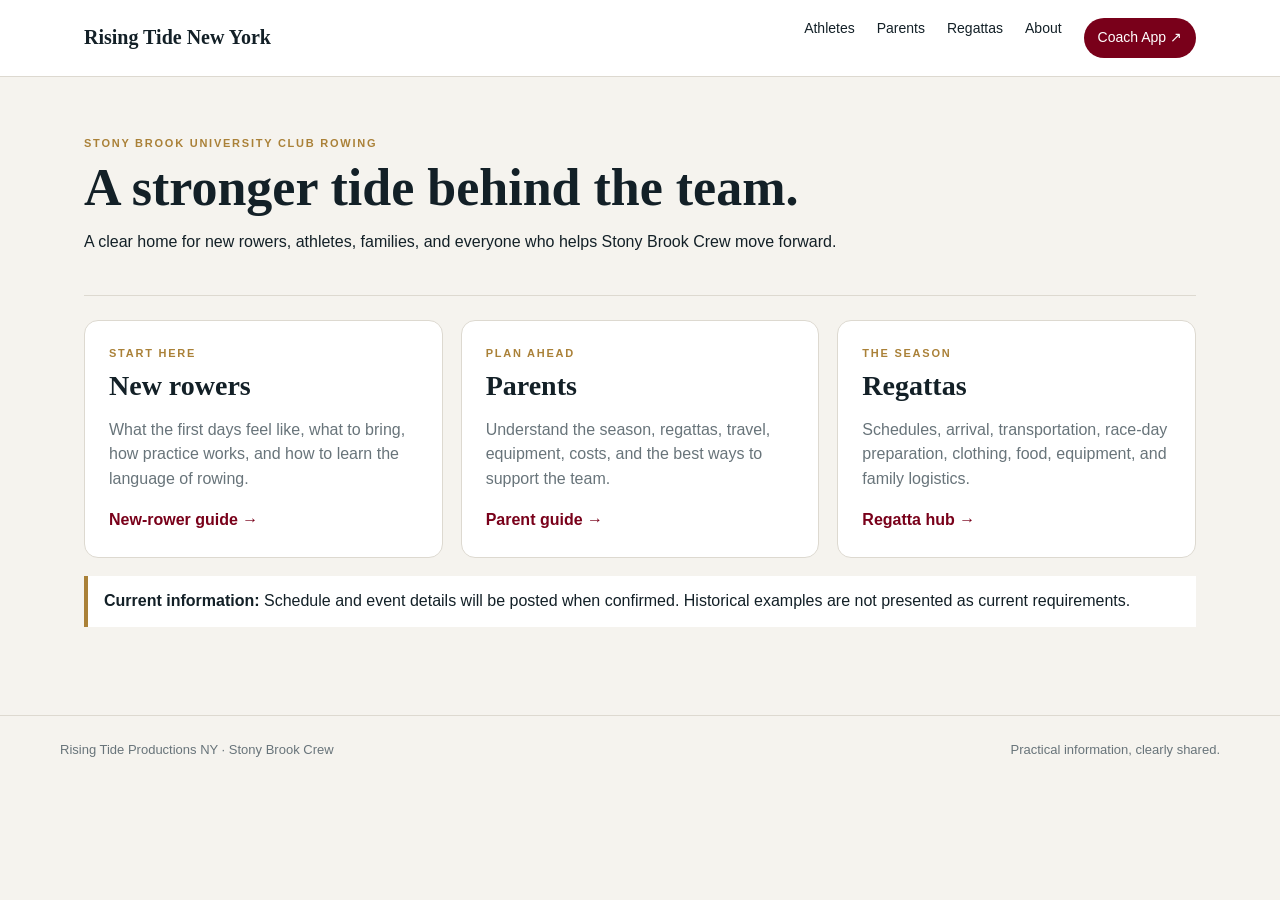
<file: public-final.html>
<!doctype html><html lang="en"><head><meta charset="utf-8"><meta name="viewport" content="width=device-width,initial-scale=1"><title>Rising Tide New York</title><style>:root{--ink:#132027;--muted:#68747a;--paper:#f5f3ee;--white:#fff;--red:#79001a;--gold:#aa8138;--line:#ddd9d0}*{box-sizing:border-box}body{margin:0;background:var(--paper);color:var(--ink);font:16px/1.55 -apple-system,BlinkMacSystemFont,"Segoe UI",sans-serif}header{background:#fff;border-bottom:1px solid var(--line);position:sticky;top:0;z-index:4}.bar{max-width:1160px;margin:auto;padding:18px 24px;display:flex;align-items:center;gap:28px}.brand{font:700 20px Georgia,serif;color:var(--ink);text-decoration:none}.nav{display:flex;gap:22px;margin-left:auto}.nav a{color:var(--ink);text-decoration:none;font-size:14px}.nav a.active{color:var(--red);font-weight:800}.app{background:var(--red);color:#fff!important;border-radius:999px;padding:9px 14px}.wrap{max-width:1160px;margin:auto;padding:34px 24px 70px}.hero{padding:38px 0 34px;max-width:920px}.ey{font-size:11px;color:var(--gold);letter-spacing:.16em;text-transform:uppercase;font-weight:800}.hero h1{font:800 clamp(48px,8vw,88px)/.94 Georgia,serif;letter-spacing:-.06em;margin:13px 0 20px}.hero p{font-size:19px;color:var(--muted);max-width:700px}.grid{display:grid;grid-template-columns:repeat(3,1fr);gap:18px}.card{background:#fff;border:1px solid var(--line);padding:24px;border-radius:14px}.card h2{font:700 28px Georgia,serif;margin:8px 0}.card h3{margin:7px 0 5px;font-size:18px}.card p{color:var(--muted)}.card a,.back{color:var(--red);font-weight:800;text-decoration:none}.pagehead{border-bottom:1px solid var(--line);padding:24px 0;margin-bottom:24px}.pagehead h1{font:700 52px/1 Georgia,serif;margin:10px 0}.twocol{display:grid;grid-template-columns:1fr 1fr;gap:18px}.list{display:grid;gap:10px}.item{background:#fff;border:1px solid var(--line);border-radius:12px;padding:17px 19px}.item strong{display:block;font-size:17px}.item span{color:var(--muted);font-size:14px}.notice{border-left:4px solid var(--gold);padding:13px 16px;background:#fff;margin:18px 0}.footer{border-top:1px solid var(--line);padding:24px;color:var(--muted);font-size:13px}@media(max-width:760px){.bar{padding:15px 16px}.nav{gap:11px}.nav a:not(.app){display:none}.wrap{padding:20px 16px 55px}.hero{padding:24px 0}.hero h1{font-size:56px}.grid,.twocol{grid-template-columns:1fr}.pagehead h1{font-size:42px}}
</style></head><body><header><div class="bar"><a class="brand" href="#home">Rising Tide New York</a><nav class="nav"><a href="#athletes">Athletes</a><a href="#parents">Parents</a><a href="#regattas">Regattas</a><a href="#about">About</a><a class="app" href="https://crew.rtpny.com">Coach App ↗</a></nav></div></header><main class="wrap" id="app"></main><footer class="footer"><div class="bar" style="padding:0"><span>Rising Tide Productions NY · Stony Brook Crew</span><span style="margin-left:auto">Practical information, clearly shared.</span></div></footer><script>
const pages={home:{ey:'Stony Brook University Club Rowing',title:'A stronger tide behind the team.',intro:'A clear home for new rowers, athletes, families, and everyone who helps Stony Brook Crew move forward.',body:`<div class="grid"><article class="card"><div class="ey">Start here</div><h2>New rowers</h2><p>What the first days feel like, what to bring, how practice works, and how to learn the language of rowing.</p><a href="#athletes">New-rower guide →</a></article><article class="card"><div class="ey">Plan ahead</div><h2>Parents</h2><p>Understand the season, regattas, travel, equipment, costs, and the best ways to support the team.</p><a href="#parents">Parent guide →</a></article><article class="card"><div class="ey">The season</div><h2>Regattas</h2><p>Schedules, arrival, transportation, race-day preparation, clothing, food, equipment, and family logistics.</p><a href="#regattas">Regatta hub →</a></article></div><div class="notice"><b>Current information:</b> Schedule and event details will be posted when confirmed. Historical examples are not presented as current requirements.</div>`},athletes:{ey:'For athletes and new rowers',title:'Learn the boat. Learn the team.',intro:'The first weeks are about safety, sequence, rhythm, and building trust—one repeatable stroke at a time.',body:`<div class="twocol"><div class="list"><div class="item"><strong>First Week Guide</strong><span>Practice times, preparation, team commands, expectations, and what to bring.</span></div><div class="item"><strong>Practice rhythm</strong><span>Technical instruction, land training, water introduction, and progressive conditioning.</span></div><div class="item"><strong>Race-day preparation</strong><span>Arrive prepared, protect equipment, warm up deliberately, and stay together.</span></div></div><div class="card"><div class="ey">Coaching reference</div><h2>Build the basics first.</h2><p>Sequence, posture, hands away, body over, patient slide, connected legs, and quiet recovery are the foundation for everything that follows.</p><a href="https://crew.rtpny.com">Open Coach App ↗</a></div></div>`},parents:{ey:'For families',title:'Know what the season asks.',intro:'A practical guide to helping an athlete arrive ready, travel well, and feel supported through the season.',body:`<div class="grid"><article class="card"><h3>What to expect</h3><p>Practice, equipment care, communication, attendance, safety, and the gradual move from land training to water work.</p></article><article class="card"><h3>Costs and forms</h3><p>Current costs, deadlines, waivers, and forms will be posted when confirmed. Please do not rely on historical documents for current amounts.</p></article><article class="card"><h3>How parents help</h3><p>Support preparation, reinforce communication, respect the team’s working space, and help athletes own their equipment and commitments.</p></article></div>`},regattas:{ey:'Season logistics',title:'Regatta hub.',intro:'A consistent place for schedules, travel, arrival, racing, equipment, food, conduct, and family-facing guidance.',body:`<div class="list"><div class="item"><strong>Upcoming regattas</strong><span>Current dates, venues, race times, and travel details will appear here after confirmation.</span></div><div class="item"><strong>Head of the Fish</strong><span>Race-day guide, arrival plan, equipment checklist, clothing, food, and spectator information.</span></div><div class="item"><strong>Frostbite & Braxton</strong><span>Race weekend planning, transportation, packing, and family logistics.</span></div><div class="item"><strong>Past regattas</strong><span>Historical race guides inform planning structure but are clearly labeled as archival.</span></div></div>`},about:{ey:'About the program',title:'People, projects, possibilities.',intro:'Stony Brook Crew is a community built through discipline, shared work, and the belief that people rise when the structure around them is clear.',body:`<div class="twocol"><div class="card"><h2>Program</h2><p>Learn about the team, coaching, leadership, alumni, recruiting, and ways to support the program.</p></div><div class="card"><h2>Contact</h2><p>Program contact details and recruiting information will be posted here when confirmed.</p></div></div>`}};
function render(){let key=location.hash.slice(1)||'home',p=pages[key]||pages.home;document.getElementById('app').innerHTML=`<section class="pagehead"><div class="ey">${p.ey}</div><h1>${p.title}</h1><p>${p.intro}</p></section>${p.body}`;document.querySelectorAll('.nav a').forEach(a=>a.classList.toggle('active',a.getAttribute('href')==='#'+key));window.scrollTo(0,0)}addEventListener('hashchange',render);render();
</script></body></html>
</file>
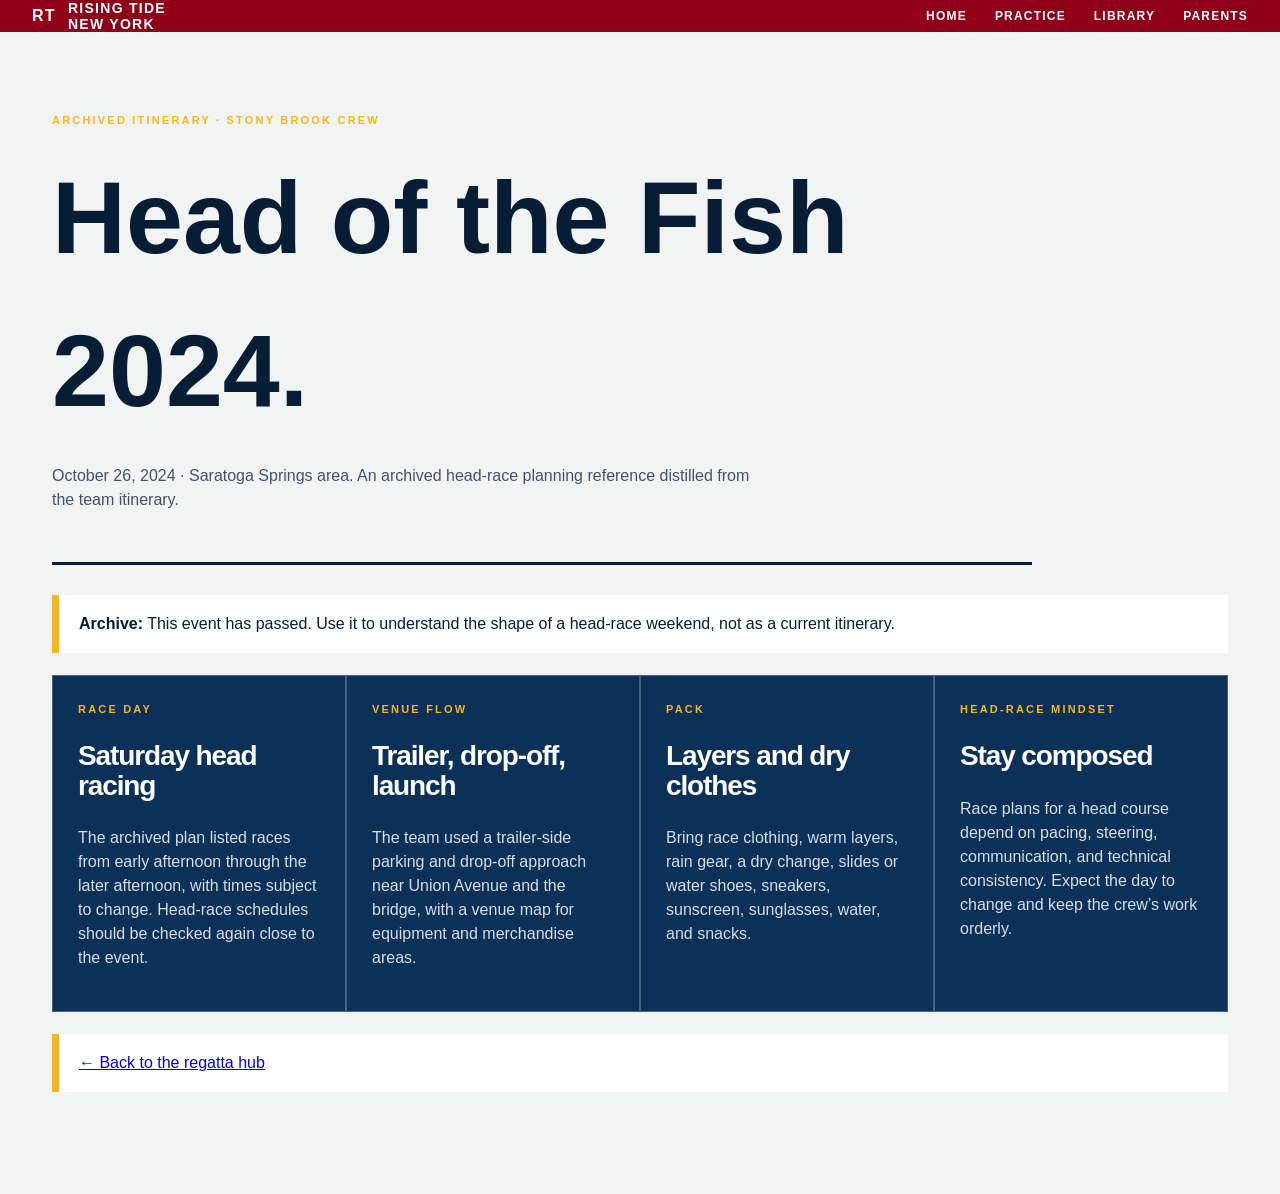
<file: regatta-head-of-the-fish-2024.html>
<!doctype html><html lang="en"><head><meta charset="utf-8"><meta name="viewport" content="width=device-width,initial-scale=1"><title>Head of the Fish 2024 · Rising Tide New York</title><link rel="stylesheet" href="/site.css"></head><body><header class="sitehead"><a class="brandmark" href="/">RT <span>Rising Tide<br>New York</span></a><nav class="nav"><a href="/#home">Home</a><a href="https://crew.rtpny.com/athlete.html">Practice</a><a href="/#library">Library</a><a href="/#parents">Parents</a></nav></header><main id="app"><section class="pagehead"><div class="ey">Archived itinerary · Stony Brook Crew</div><h1>Head of the Fish 2024.</h1><p>October 26, 2024 · Saratoga Springs area. An archived head-race planning reference distilled from the team itinerary.</p></section><div class="notice"><b>Archive:</b> This event has passed. Use it to understand the shape of a head-race weekend, not as a current itinerary.</div><section class="grid"><article class="card"><div class="ey">Race day</div><h2>Saturday head racing</h2><p>The archived plan listed races from early afternoon through the later afternoon, with times subject to change. Head-race schedules should be checked again close to the event.</p></article><article class="card"><div class="ey">Venue flow</div><h2>Trailer, drop-off, launch</h2><p>The team used a trailer-side parking and drop-off approach near Union Avenue and the bridge, with a venue map for equipment and merchandise areas.</p></article><article class="card"><div class="ey">Pack</div><h2>Layers and dry clothes</h2><p>Bring race clothing, warm layers, rain gear, a dry change, slides or water shoes, sneakers, sunscreen, sunglasses, water, and snacks.</p></article><article class="card"><div class="ey">Head-race mindset</div><h2>Stay composed</h2><p>Race plans for a head course depend on pacing, steering, communication, and technical consistency. Expect the day to change and keep the crew’s work orderly.</p></article></section><div class="notice"><a href="/regattas.html">← Back to the regatta hub</a></div></main></body></html>
</file>
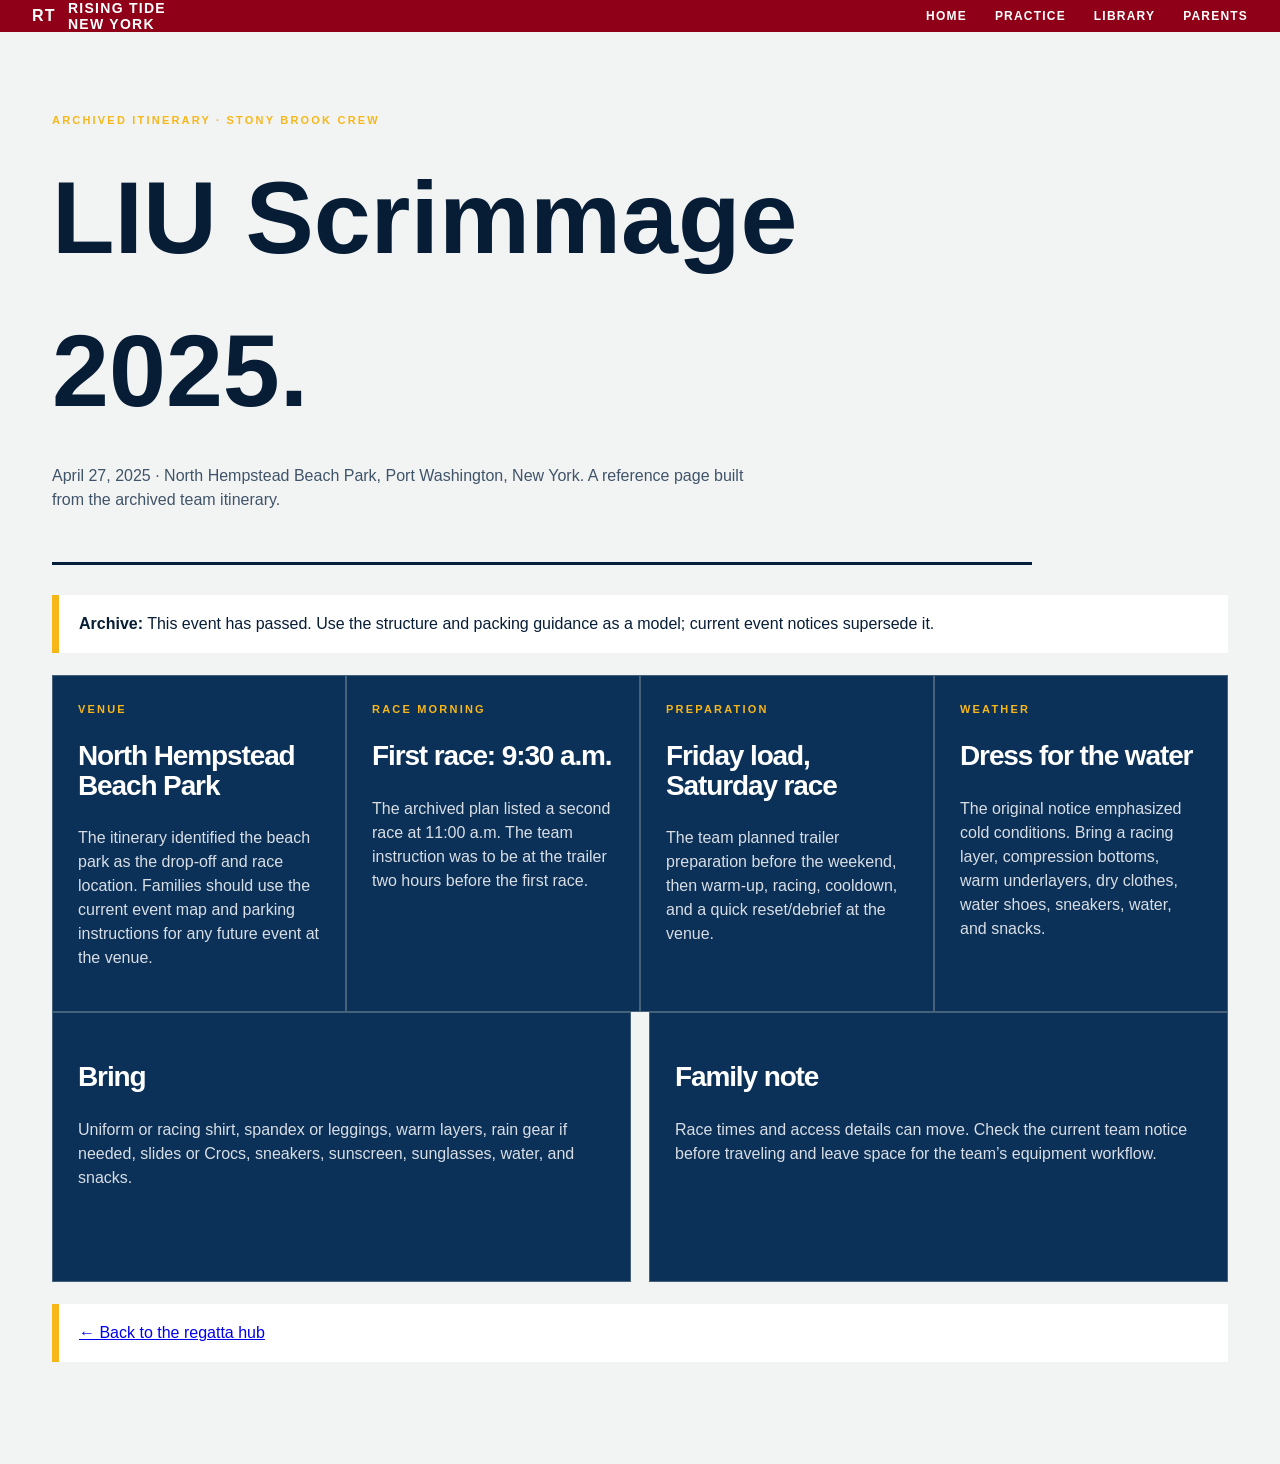
<file: regatta-liu-2025.html>
<!doctype html><html lang="en"><head><meta charset="utf-8"><meta name="viewport" content="width=device-width,initial-scale=1"><title>LIU Scrimmage 2025 · Rising Tide New York</title><link rel="stylesheet" href="/site.css"></head><body><header class="sitehead"><a class="brandmark" href="/">RT <span>Rising Tide<br>New York</span></a><nav class="nav"><a href="/#home">Home</a><a href="https://crew.rtpny.com/athlete.html">Practice</a><a href="/#library">Library</a><a href="/#parents">Parents</a></nav></header><main id="app"><section class="pagehead"><div class="ey">Archived itinerary · Stony Brook Crew</div><h1>LIU Scrimmage 2025.</h1><p>April 27, 2025 · North Hempstead Beach Park, Port Washington, New York. A reference page built from the archived team itinerary.</p></section><div class="notice"><b>Archive:</b> This event has passed. Use the structure and packing guidance as a model; current event notices supersede it.</div><section class="grid"><article class="card"><div class="ey">Venue</div><h2>North Hempstead Beach Park</h2><p>The itinerary identified the beach park as the drop-off and race location. Families should use the current event map and parking instructions for any future event at the venue.</p></article><article class="card"><div class="ey">Race morning</div><h2>First race: 9:30 a.m.</h2><p>The archived plan listed a second race at 11:00 a.m. The team instruction was to be at the trailer two hours before the first race.</p></article><article class="card"><div class="ey">Preparation</div><h2>Friday load, Saturday race</h2><p>The team planned trailer preparation before the weekend, then warm-up, racing, cooldown, and a quick reset/debrief at the venue.</p></article><article class="card"><div class="ey">Weather</div><h2>Dress for the water</h2><p>The original notice emphasized cold conditions. Bring a racing layer, compression bottoms, warm underlayers, dry clothes, water shoes, sneakers, water, and snacks.</p></article></section><section class="twocol"><div class="card"><h2>Bring</h2><p>Uniform or racing shirt, spandex or leggings, warm layers, rain gear if needed, slides or Crocs, sneakers, sunscreen, sunglasses, water, and snacks.</p></div><div class="card"><h2>Family note</h2><p>Race times and access details can move. Check the current team notice before traveling and leave space for the team’s equipment workflow.</p></div></section><div class="notice"><a href="/regattas.html">← Back to the regatta hub</a></div></main></body></html>
</file>
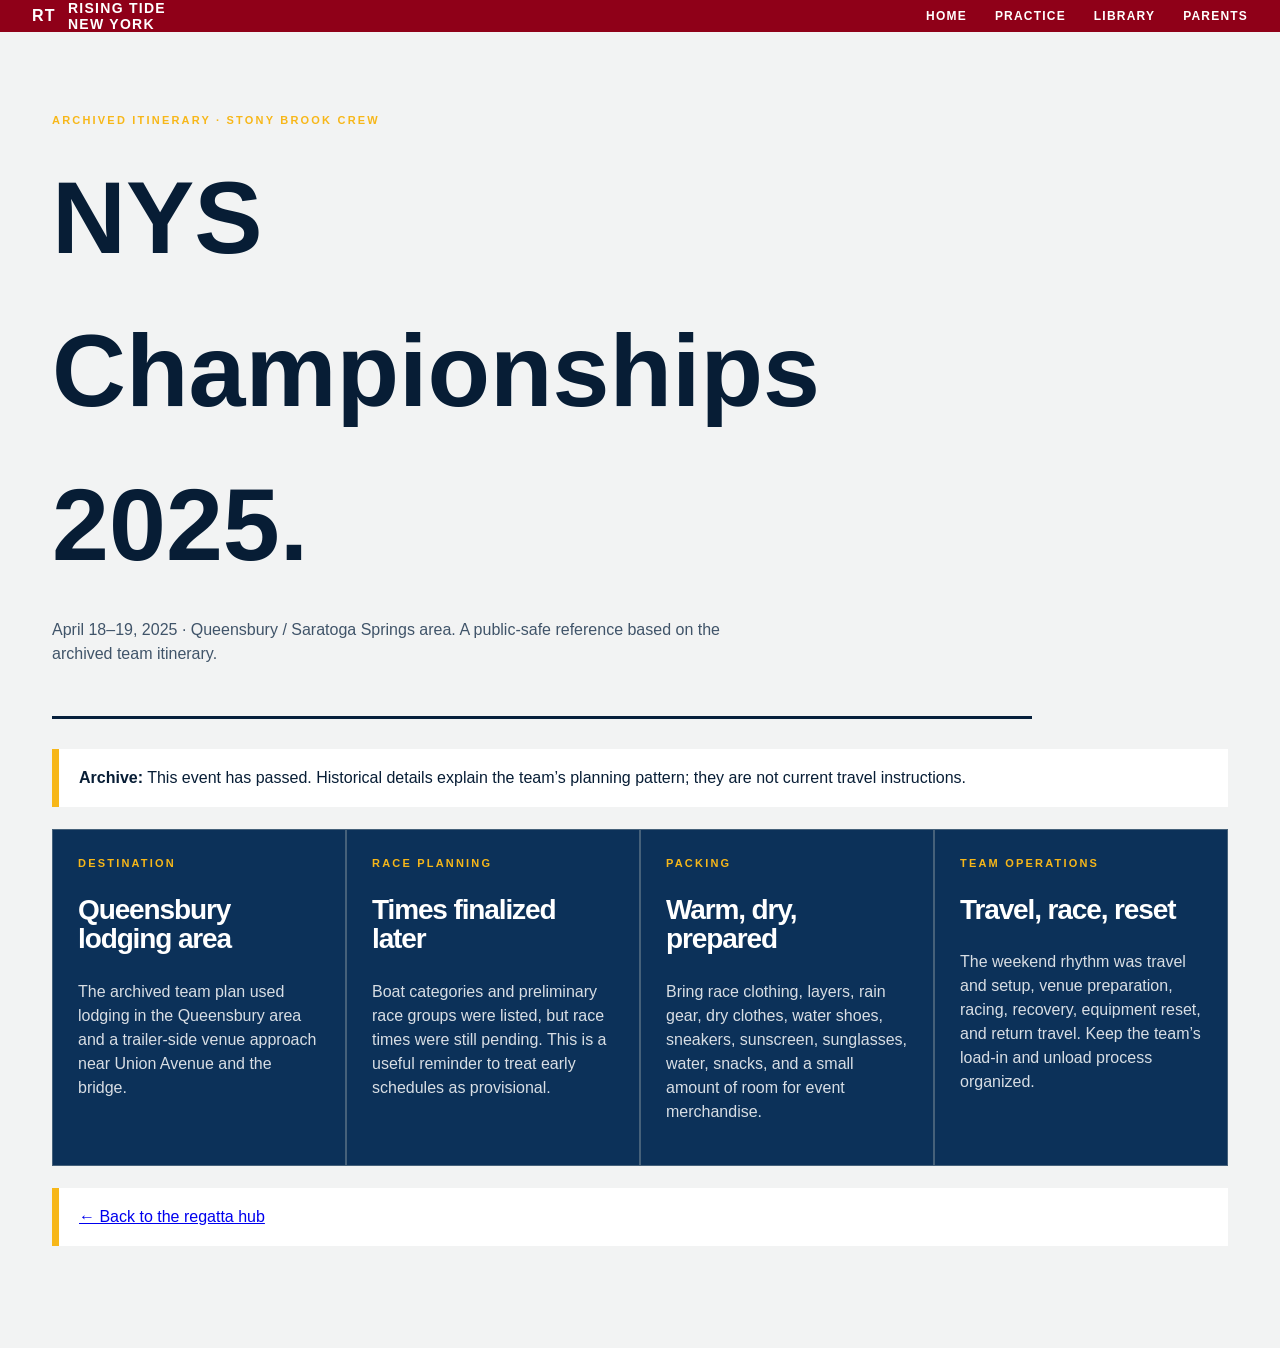
<file: regatta-nys-2025.html>
<!doctype html><html lang="en"><head><meta charset="utf-8"><meta name="viewport" content="width=device-width,initial-scale=1"><title>NYS Championships 2025 · Rising Tide New York</title><link rel="stylesheet" href="/site.css"></head><body><header class="sitehead"><a class="brandmark" href="/">RT <span>Rising Tide<br>New York</span></a><nav class="nav"><a href="/#home">Home</a><a href="https://crew.rtpny.com/athlete.html">Practice</a><a href="/#library">Library</a><a href="/#parents">Parents</a></nav></header><main id="app"><section class="pagehead"><div class="ey">Archived itinerary · Stony Brook Crew</div><h1>NYS Championships 2025.</h1><p>April 18–19, 2025 · Queensbury / Saratoga Springs area. A public-safe reference based on the archived team itinerary.</p></section><div class="notice"><b>Archive:</b> This event has passed. Historical details explain the team’s planning pattern; they are not current travel instructions.</div><section class="grid"><article class="card"><div class="ey">Destination</div><h2>Queensbury lodging area</h2><p>The archived team plan used lodging in the Queensbury area and a trailer-side venue approach near Union Avenue and the bridge.</p></article><article class="card"><div class="ey">Race planning</div><h2>Times finalized later</h2><p>Boat categories and preliminary race groups were listed, but race times were still pending. This is a useful reminder to treat early schedules as provisional.</p></article><article class="card"><div class="ey">Packing</div><h2>Warm, dry, prepared</h2><p>Bring race clothing, layers, rain gear, dry clothes, water shoes, sneakers, sunscreen, sunglasses, water, snacks, and a small amount of room for event merchandise.</p></article><article class="card"><div class="ey">Team operations</div><h2>Travel, race, reset</h2><p>The weekend rhythm was travel and setup, venue preparation, racing, recovery, equipment reset, and return travel. Keep the team’s load-in and unload process organized.</p></article></section><div class="notice"><a href="/regattas.html">← Back to the regatta hub</a></div></main></body></html>
</file>
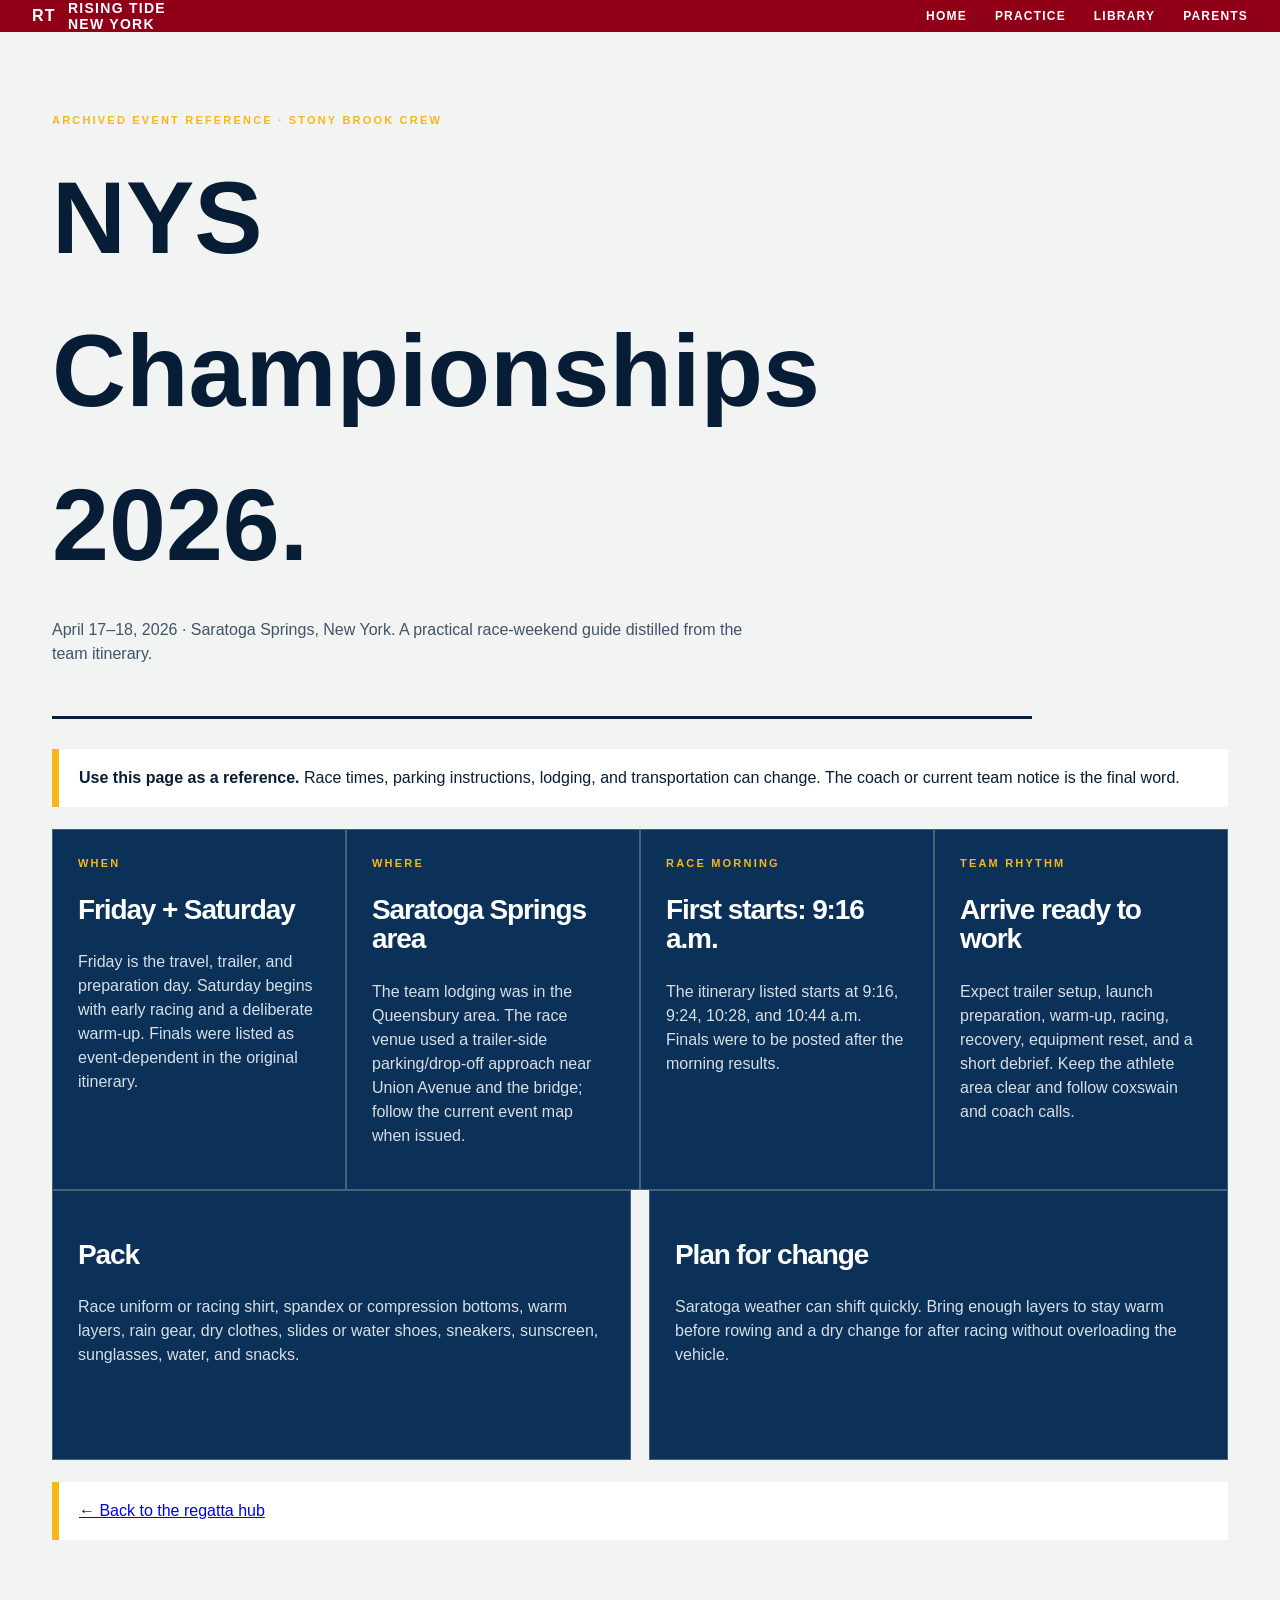
<file: regatta-nys-2026.html>
<!doctype html><html lang="en"><head><meta charset="utf-8"><meta name="viewport" content="width=device-width,initial-scale=1"><title>NYS Championships 2026 · Rising Tide New York</title><link rel="stylesheet" href="/site.css"></head><body><header class="sitehead"><a class="brandmark" href="/">RT <span>Rising Tide<br>New York</span></a><nav class="nav"><a href="/#home">Home</a><a href="https://crew.rtpny.com/athlete.html">Practice</a><a href="/#library">Library</a><a href="/#parents">Parents</a></nav></header><main id="app"><section class="pagehead"><div class="ey">Archived event reference · Stony Brook Crew</div><h1>NYS Championships 2026.</h1><p>April 17–18, 2026 · Saratoga Springs, New York. A practical race-weekend guide distilled from the team itinerary.</p></section><div class="notice"><b>Use this page as a reference.</b> Race times, parking instructions, lodging, and transportation can change. The coach or current team notice is the final word.</div><section class="grid"><article class="card"><div class="ey">When</div><h2>Friday + Saturday</h2><p>Friday is the travel, trailer, and preparation day. Saturday begins with early racing and a deliberate warm-up. Finals were listed as event-dependent in the original itinerary.</p></article><article class="card"><div class="ey">Where</div><h2>Saratoga Springs area</h2><p>The team lodging was in the Queensbury area. The race venue used a trailer-side parking/drop-off approach near Union Avenue and the bridge; follow the current event map when issued.</p></article><article class="card"><div class="ey">Race morning</div><h2>First starts: 9:16 a.m.</h2><p>The itinerary listed starts at 9:16, 9:24, 10:28, and 10:44 a.m. Finals were to be posted after the morning results.</p></article><article class="card"><div class="ey">Team rhythm</div><h2>Arrive ready to work</h2><p>Expect trailer setup, launch preparation, warm-up, racing, recovery, equipment reset, and a short debrief. Keep the athlete area clear and follow coxswain and coach calls.</p></article></section><section class="twocol"><div class="card"><h2>Pack</h2><p>Race uniform or racing shirt, spandex or compression bottoms, warm layers, rain gear, dry clothes, slides or water shoes, sneakers, sunscreen, sunglasses, water, and snacks.</p></div><div class="card"><h2>Plan for change</h2><p>Saratoga weather can shift quickly. Bring enough layers to stay warm before rowing and a dry change for after racing without overloading the vehicle.</p></div></section><div class="notice"><a href="/regattas.html">← Back to the regatta hub</a></div></main></body></html>
</file>
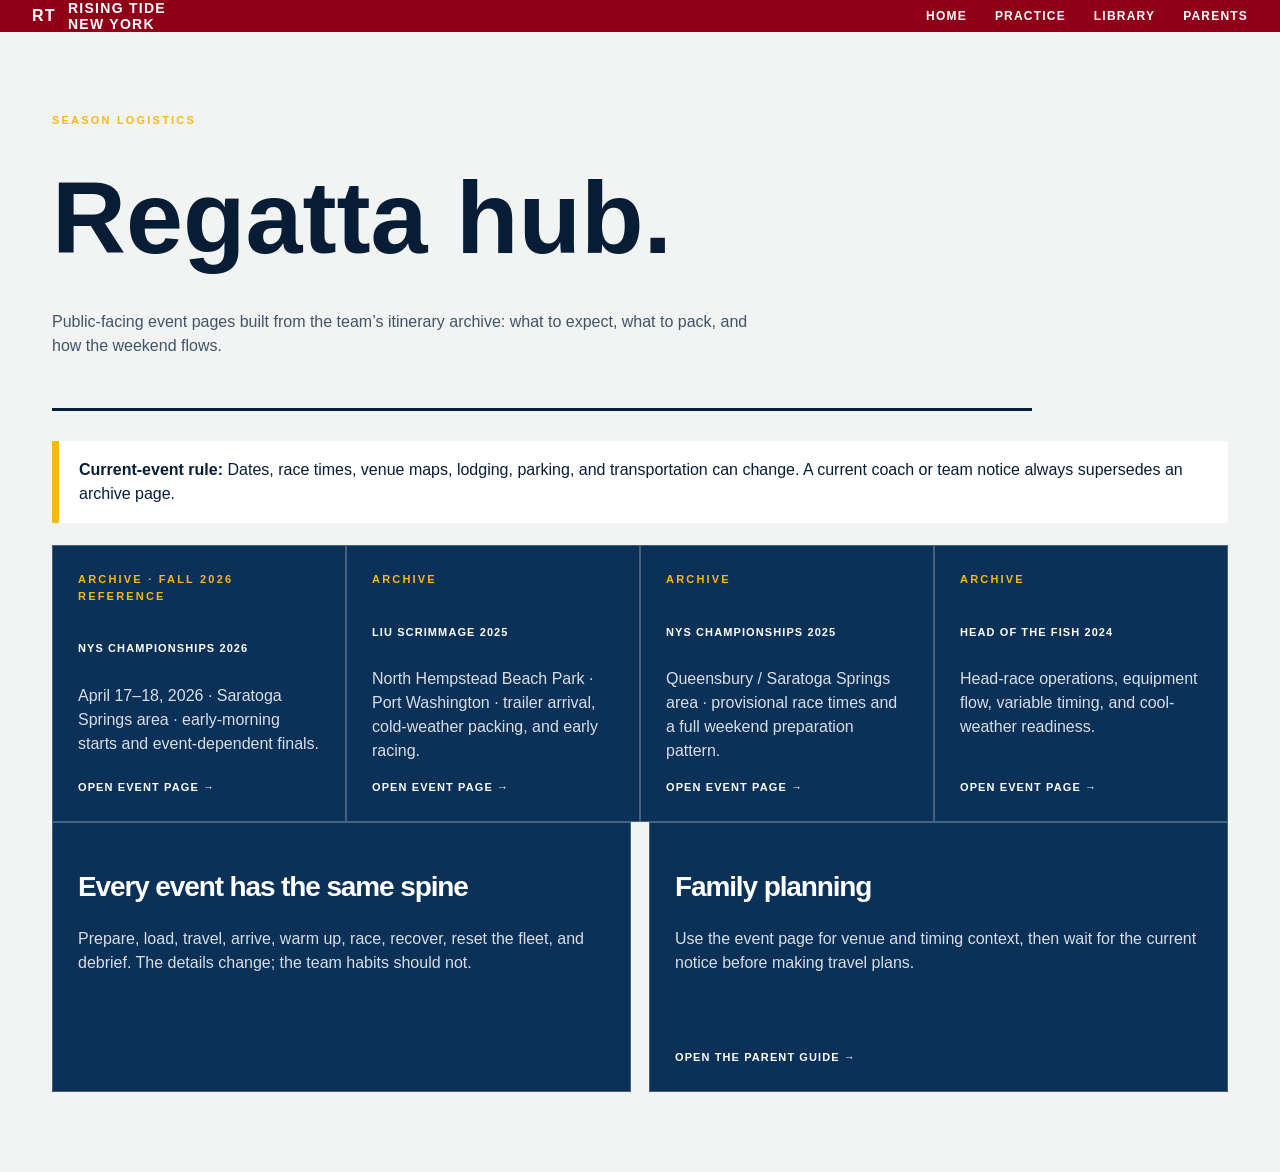
<file: regattas.html>
<!doctype html><html lang="en"><head><meta charset="utf-8"><meta name="viewport" content="width=device-width,initial-scale=1"><title>Regatta Hub · Rising Tide New York</title><link rel="stylesheet" href="/site.css"></head><body><header class="sitehead"><a class="brandmark" href="/">RT <span>Rising Tide<br>New York</span></a><nav class="nav"><a href="/#home">Home</a><a href="https://crew.rtpny.com/athlete.html">Practice</a><a href="/#library">Library</a><a href="/#parents">Parents</a></nav></header><main id="app"><section class="pagehead"><div class="ey">Season logistics</div><h1>Regatta hub.</h1><p>Public-facing event pages built from the team’s itinerary archive: what to expect, what to pack, and how the weekend flows.</p></section><div class="notice"><b>Current-event rule:</b> Dates, race times, venue maps, lodging, parking, and transportation can change. A current coach or team notice always supersedes an archive page.</div><section class="grid"><article class="card"><div class="ey">Archive · Fall 2026 reference</div><h2><a href="/regatta-nys-2026.html">NYS Championships 2026</a></h2><p>April 17–18, 2026 · Saratoga Springs area · early-morning starts and event-dependent finals.</p><a href="/regatta-nys-2026.html">Open event page →</a></article><article class="card"><div class="ey">Archive</div><h2><a href="/regatta-liu-2025.html">LIU Scrimmage 2025</a></h2><p>North Hempstead Beach Park · Port Washington · trailer arrival, cold-weather packing, and early racing.</p><a href="/regatta-liu-2025.html">Open event page →</a></article><article class="card"><div class="ey">Archive</div><h2><a href="/regatta-nys-2025.html">NYS Championships 2025</a></h2><p>Queensbury / Saratoga Springs area · provisional race times and a full weekend preparation pattern.</p><a href="/regatta-nys-2025.html">Open event page →</a></article><article class="card"><div class="ey">Archive</div><h2><a href="/regatta-head-of-the-fish-2024.html">Head of the Fish 2024</a></h2><p>Head-race operations, equipment flow, variable timing, and cool-weather readiness.</p><a href="/regatta-head-of-the-fish-2024.html">Open event page →</a></article></section><section class="twocol"><div class="card"><h2>Every event has the same spine</h2><p>Prepare, load, travel, arrive, warm up, race, recover, reset the fleet, and debrief. The details change; the team habits should not.</p></div><div class="card"><h2>Family planning</h2><p>Use the event page for venue and timing context, then wait for the current notice before making travel plans.</p><a href="/#parents">Open the parent guide →</a></div></section></main></body></html>
</file>
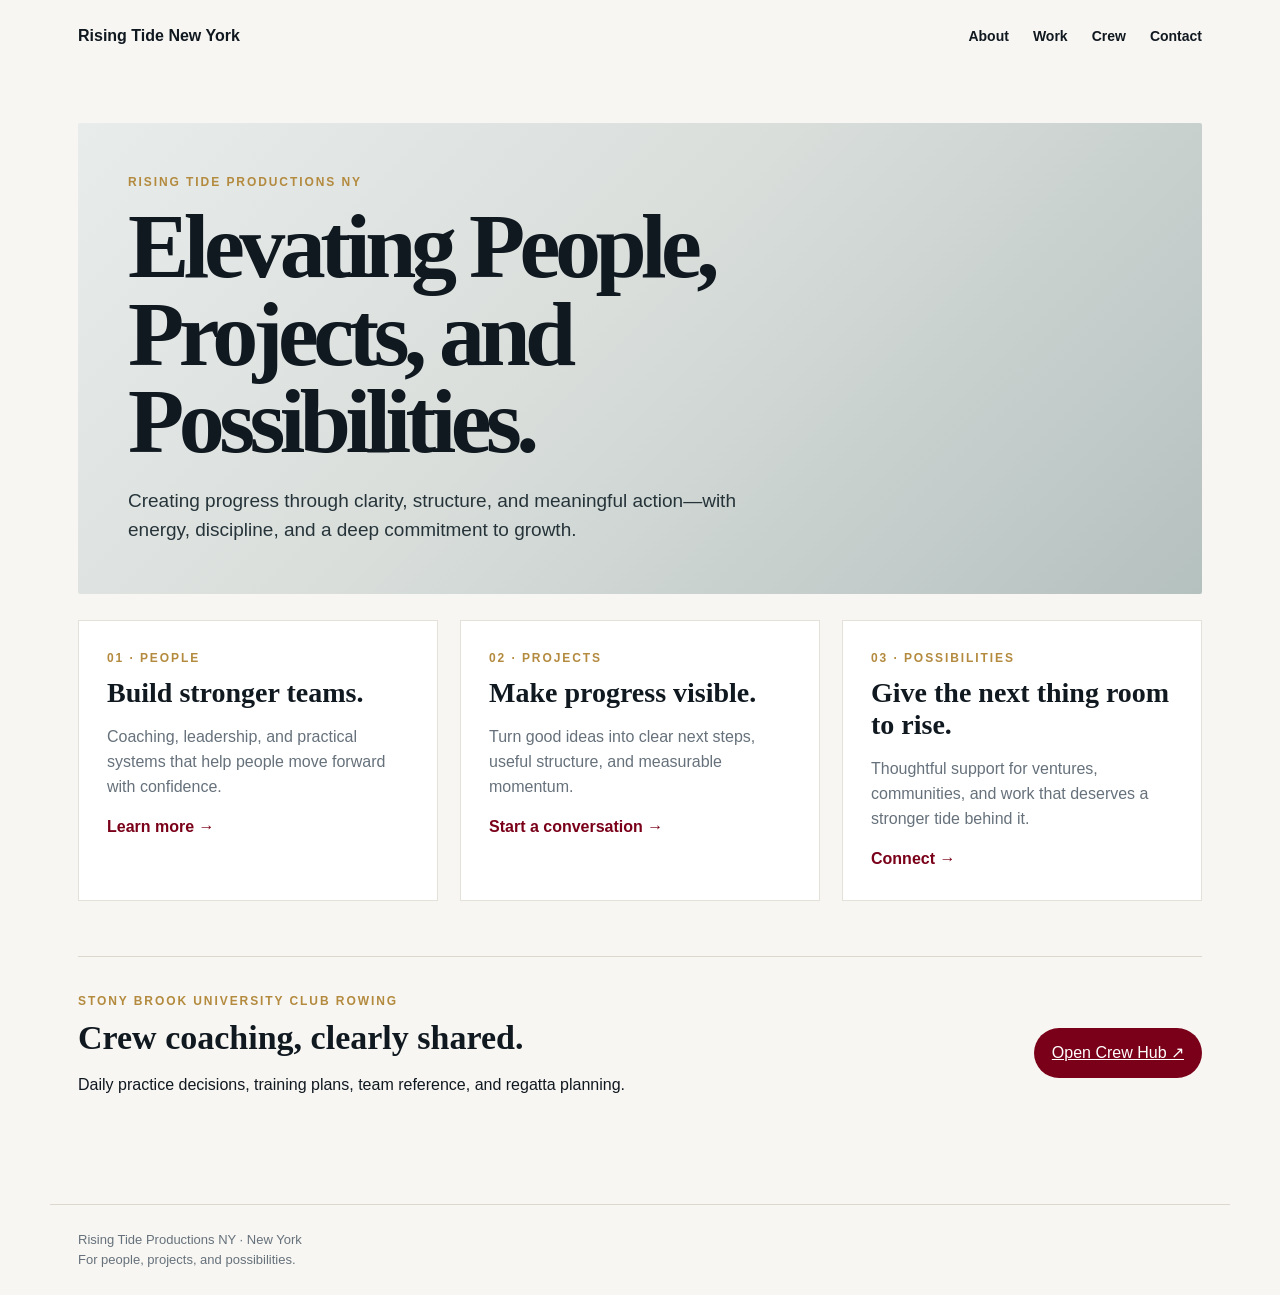
<file: rtpny-index.html>
<!doctype html><html lang="en"><head><meta charset="utf-8"><meta name="viewport" content="width=device-width,initial-scale=1"><title>Rising Tide Productions NY</title><style>:root{--ink:#101820;--muted:#66717b;--paper:#f7f6f2;--red:#7a0019;--gold:#b38a3e}*{box-sizing:border-box}body{margin:0;background:var(--paper);color:var(--ink);font:16px/1.55 -apple-system,BlinkMacSystemFont,"Segoe UI",sans-serif}header{max-width:1180px;margin:auto;padding:24px 28px;display:flex;align-items:center;justify-content:space-between}header a{color:var(--ink);text-decoration:none;font-weight:700}nav{display:flex;gap:24px;font-size:14px}main{max-width:1180px;margin:auto;padding:50px 28px 90px}.hero{min-height:430px;display:grid;align-items:end;background:linear-gradient(135deg,#e8eceb 0%,#d9dedb 45%,#b5c1bf 100%);padding:50px;border-radius:2px}.ey{color:var(--gold);font-size:12px;letter-spacing:.16em;text-transform:uppercase;font-weight:800}.hero h1{font:800 clamp(46px,8vw,92px)/.95 Georgia,serif;letter-spacing:-.06em;margin:12px 0 20px;max-width:850px}.hero p{max-width:650px;font-size:19px;margin:0;color:#26343a}.grid{display:grid;grid-template-columns:repeat(3,1fr);gap:22px;margin-top:26px}.card{background:#fff;padding:28px;border:1px solid #e4e1d9;min-height:220px}.card h2{font:700 28px Georgia,serif;margin:9px 0}.card p{color:var(--muted)}.card a,.cta{color:var(--red);font-weight:800;text-decoration:none}.crew{border-top:1px solid #ddd8cd;margin-top:55px;padding-top:35px;display:flex;justify-content:space-between;gap:30px;align-items:center}.crew h2{font:700 34px Georgia,serif;margin:8px 0}.button{display:inline-block;background:var(--red);color:#fff;padding:13px 18px;border-radius:999px}.footer{border-top:1px solid #ddd8cd;padding:25px 28px;color:var(--muted);font-size:13px;max-width:1180px;margin:auto}@media(max-width:720px){header{padding:18px}.grid{grid-template-columns:1fr}main{padding:25px 16px 60px}.hero{padding:28px;min-height:460px}.hero h1{font-size:55px}.crew{display:block}.crew .button{margin-top:15px}}
</style></head><body><header><a href="/">Rising Tide New York</a><nav><a href="#about">About</a><a href="#work">Work</a><a href="#crew">Crew</a><a href="#contact">Contact</a></nav></header><main><section class="hero"><div><div class="ey">Rising Tide Productions NY</div><h1>Elevating People, Projects, and Possibilities.</h1><p>Creating progress through clarity, structure, and meaningful action—with energy, discipline, and a deep commitment to growth.</p></div></section><section id="work" class="grid"><article class="card"><div class="ey">01 · People</div><h2>Build stronger teams.</h2><p>Coaching, leadership, and practical systems that help people move forward with confidence.</p><a href="#contact">Learn more →</a></article><article class="card"><div class="ey">02 · Projects</div><h2>Make progress visible.</h2><p>Turn good ideas into clear next steps, useful structure, and measurable momentum.</p><a href="#contact">Start a conversation →</a></article><article class="card"><div class="ey">03 · Possibilities</div><h2>Give the next thing room to rise.</h2><p>Thoughtful support for ventures, communities, and work that deserves a stronger tide behind it.</p><a href="#contact">Connect →</a></article></section><section id="crew" class="crew"><div><div class="ey">Stony Brook University Club Rowing</div><h2>Crew coaching, clearly shared.</h2><p>Daily practice decisions, training plans, team reference, and regatta planning.</p></div><a class="button" href="https://crew.rtpny.com">Open Crew Hub ↗</a></section></main><footer id="contact" class="footer">Rising Tide Productions NY · New York<br>For people, projects, and possibilities.</footer></body></html>
</file>
<file: site.css>
:root{--navy:#061f3b;--red:#8f0018;--red2:#d7192a;--yellow:#f7b719;--ice:#e7eef2;--ink:#071d35;--paper:#f2f3f3;--white:#fff;--line:#cbd3d9}*{box-sizing:border-box}html{scroll-behavior:smooth}body{margin:0;background:var(--paper);color:var(--ink);font:16px/1.5 Arial,Helvetica,sans-serif;overflow-x:hidden}header{background:var(--red);color:#fff;position:sticky;top:0;z-index:4}.bar{max-width:1240px;margin:auto;padding:20px 32px;display:flex;align-items:center;gap:22px}.brand{color:#fff;text-decoration:none;display:flex;align-items:center;gap:12px;text-transform:uppercase;font-weight:900;letter-spacing:.08em;line-height:1}.mark{width:44px;height:44px;border:2px solid #fff;border-radius:50%;display:grid;place-items:center;font-size:13px;background:#fff;color:var(--navy)}.brand small{display:block;color:#fff;font-size:10px;letter-spacing:.22em;margin-top:5px}.nav{display:flex;gap:28px;margin-left:auto;align-items:center}.nav a{color:#fff;text-decoration:none;text-transform:uppercase;font-size:12px;font-weight:900;letter-spacing:.1em}.nav a.active{color:var(--yellow)}.app{background:#fff;color:var(--red)!important;padding:12px 15px}.wrap{width:100%;max-width:1240px;margin:0 auto;padding:0 32px} .hero{background:linear-gradient(90deg,rgba(143,0,24,.96),rgba(215,25,42,.76)),url('https://images.pexels.com/photos/37992785/pexels-photo-37992785.jpeg?auto=compress&cs=tinysrgb&w=1800') center/cover;color:#fff;padding:118px 32px 96px;min-height:520px;display:grid;grid-template-columns:1.25fr .75fr;gap:72px;align-items:end;position:relative;overflow:hidden}.hero:after{content:'SBU CREW';position:absolute;right:-30px;bottom:-50px;color:#ffffff18;font-size:150px;font-weight:900;letter-spacing:-.09em}.hero h1,.page h1{font-size:clamp(56px,9vw,126px);overflow-wrap:anywhere;line-height:.86;letter-spacing:-.08em;margin:16px 0 24px;max-width:760px;position:relative;z-index:1}.hero p,.page>p{font-size:20px;max-width:580px;position:relative;z-index:1}.ey{color:var(--yellow);font-size:11px;letter-spacing:.2em;text-transform:uppercase;font-weight:900}.hero .cta{display:inline-block;background:#fff;color:var(--red);padding:15px 18px;text-decoration:none;font-size:12px;font-weight:900;text-transform:uppercase;letter-spacing:.1em;margin-top:18px}.band{padding:85px 32px;background:var(--navy);color:#fff}.band.yellow{background:var(--yellow);color:var(--navy)}.band.ice{background:var(--ice);color:var(--ink)}.bandhead{display:flex;justify-content:space-between;align-items:end;gap:28px;margin-bottom:34px}.band h2{font-size:clamp(44px,6vw,80px);line-height:.9;letter-spacing:-.07em;margin:10px 0 0}.bandhead p{max-width:390px}.grid{display:grid;grid-template-columns:repeat(4,1fr);gap:0}.card{background:#0c3159;color:#fff;border:1px solid #46617a;padding:25px;min-height:270px;display:flex;flex-direction:column}.yellow .card{background:transparent;color:var(--navy);border-color:#d69b0c}.ice .card{background:#fff;color:var(--ink);border-color:var(--line)}.card h2{font-size:28px;line-height:1.05;margin:24px 0 10px;letter-spacing:-.04em}.card h3{font-size:20px;margin:8px 0}.card p{opacity:.84}.card a,.back{color:inherit;font-weight:900;text-decoration:none;text-transform:uppercase;font-size:11px;letter-spacing:.1em;margin-top:auto}.page{padding:80px 32px 95px}.pagehead{max-width:980px;border-bottom:3px solid var(--navy);padding-bottom:34px;margin-bottom:30px}.pagehead h1{font-size:clamp(58px,8vw,110px);margin:12px 0}.pagehead p{max-width:700px;color:#405469}.list{display:grid;gap:10px;max-width:900px}.item{background:#fff;border-left:7px solid var(--red);padding:20px 22px}.item strong{display:block;font-size:20px}.item span{color:#516273}.twocol{display:grid;grid-template-columns:1fr 1fr;gap:18px}.notice{border-left:7px solid var(--yellow);background:#fff;padding:17px 20px;margin:22px 0}.footer{background:var(--navy);color:#fff;padding:28px 32px;font-size:13px}.footer .bar{padding:0}@media(max-width:800px){.bar{padding:16px}.wrap{padding:0 20px}.pagehead{padding-left:0;padding-right:0}.pagehead h1{max-width:100%;overflow-wrap:anywhere}.pagehead p{max-width:100%}.nav{gap:13px}.nav a:not(.app){display:none}.hero{grid-template-columns:1fr;min-height:auto;padding:80px 20px 70px;gap:20px}.band,.page{padding:56px 20px}.bandhead{display:block}.grid,.twocol{grid-template-columns:1fr}.card{min-height:210px}.hero h1,.page h1{font-size:62px}.footer .bar{display:block}.footer span+span{display:block;margin-top:12px!important}}



/* Shared shell for standalone pages */
.sitehead{background:var(--red);color:#fff;position:sticky;top:0;z-index:4;max-width:none;padding:0 32px;display:flex;align-items:center;justify-content:space-between;gap:22px}.brandmark{color:#fff;text-decoration:none;display:flex;align-items:center;gap:12px;text-transform:uppercase;font-weight:900;letter-spacing:.08em;line-height:1}.brandmark:first-letter{display:inline-grid}.brandmark span{font-size:14px;line-height:1.15}.sitehead .nav{margin-left:auto}.sitehead .nav a{color:#fff}main#app{width:100%;max-width:1240px;margin:0 auto;padding:0 32px 80px}main#app .pagehead{padding-top:80px}main#app .pagehead h1{max-width:980px}
@media(max-width:800px){.sitehead{padding:0 16px}.sitehead .nav{gap:13px}.sitehead .nav a:not(.app){display:none}main#app{padding:0 20px 60px}main#app .pagehead{padding-top:56px}}
</file>
